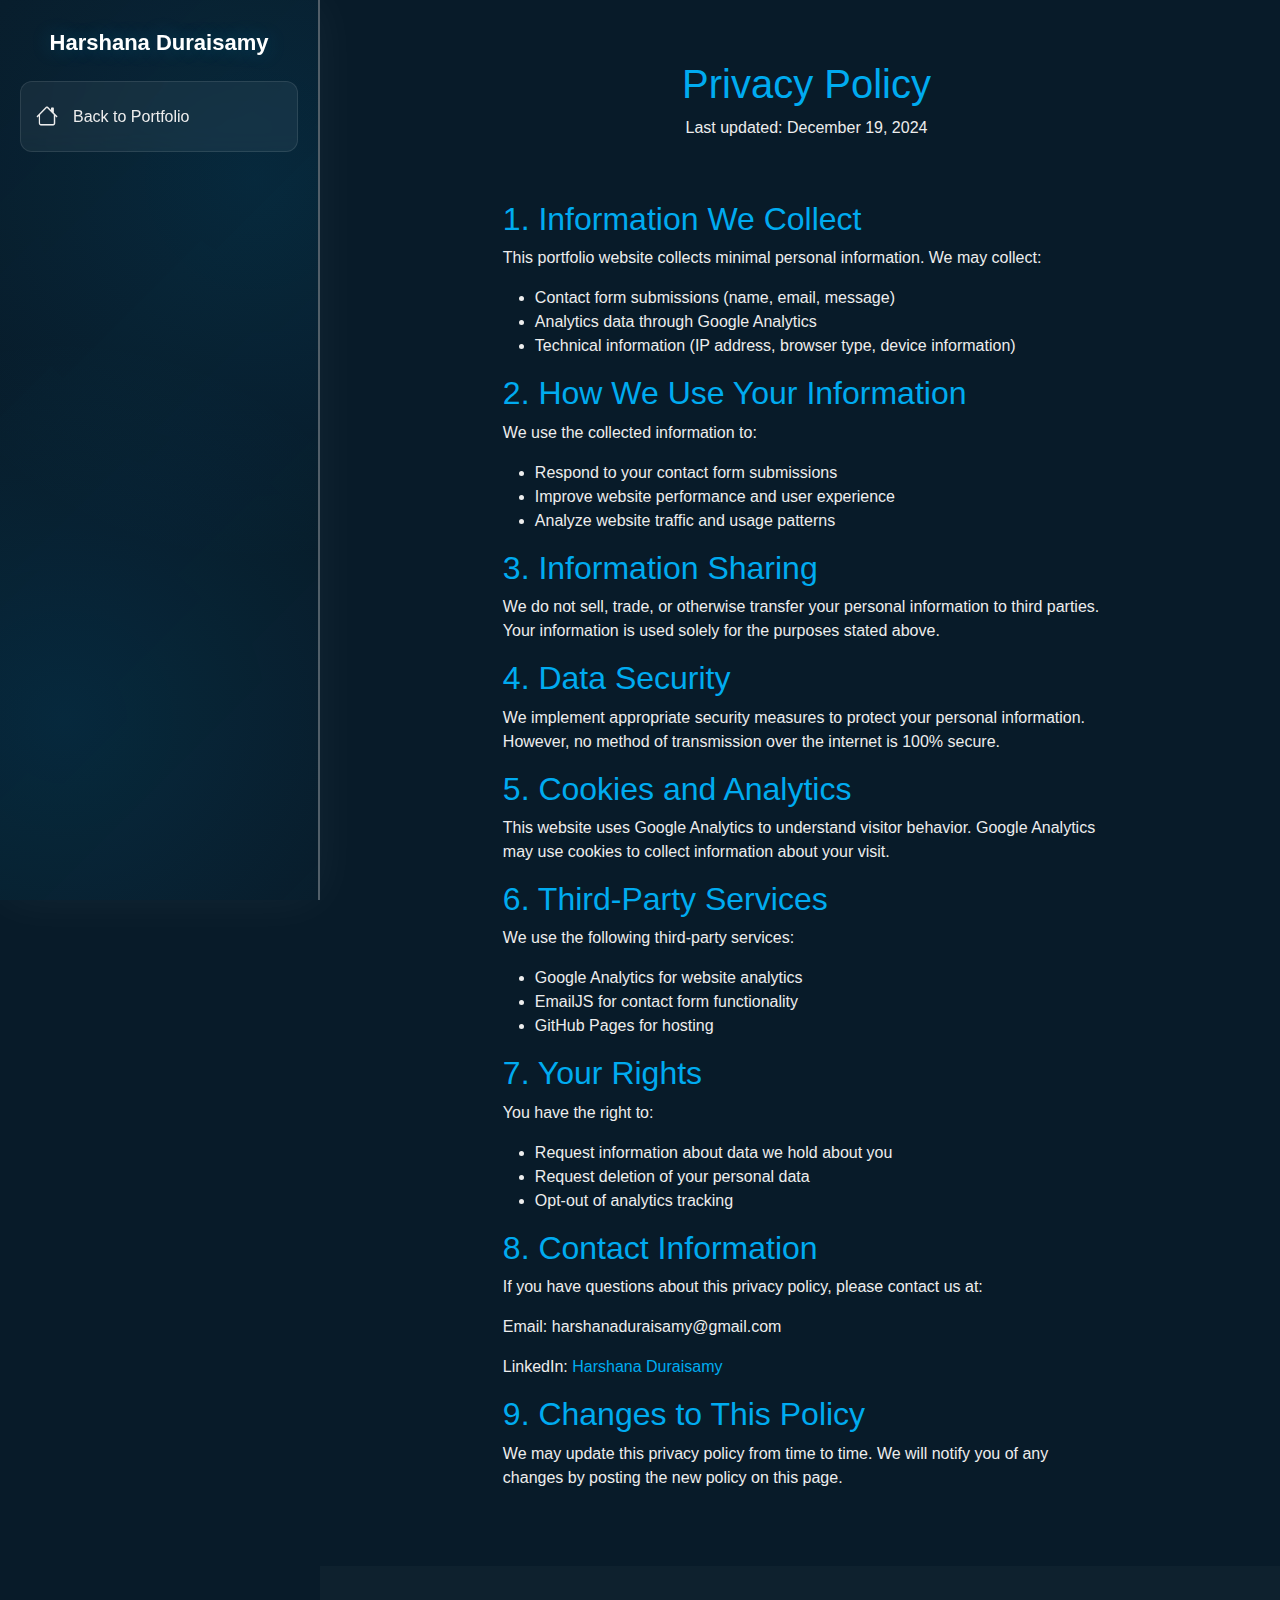
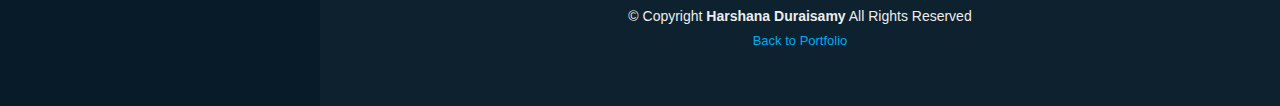
<file: privacy-policy.html>
<!DOCTYPE html>
<html lang="en">
<head>
  <meta charset="utf-8">
  <meta content="width=device-width, initial-scale=1.0" name="viewport">
  <title>Privacy Policy - Harshana Duraisamy Portfolio</title>
  <meta content="Privacy Policy for Harshana Duraisamy's portfolio website. Learn how we collect, use, and protect your information." name="description">
  <meta content="privacy policy, data protection, portfolio website, Harshana Duraisamy" name="keywords">
  
  <!-- Favicons -->
  <link href="assets/img/favicon.png" rel="icon" type="image/png">
  <link href="assets/img/apple-touch-icon.png" rel="apple-touch-icon">
  
  <!-- Bootstrap CSS -->
  <link href="assets/vendor/bootstrap/css/bootstrap.min.css" rel="stylesheet">
  <link href="assets/vendor/bootstrap-icons/bootstrap-icons.css" rel="stylesheet">
  
  <!-- Main CSS File -->
  <link href="assets/css/main.css" rel="stylesheet">
  
  <!-- Canonical URL -->
  <link rel="canonical" href="https://harshanad03.github.io/harshanad/privacy-policy.html">
</head>

<body>
  <header id="header" class="header d-flex flex-column">
    <a href="index.html" class="logo d-flex align-items-center justify-content-center">
      <h1 class="sitename">Harshana Duraisamy</h1>
    </a>
    <nav id="navmenu" class="navmenu">
      <ul>
        <li><a href="index.html"><i class="bi bi-house navicon"></i>Back to Portfolio</a></li>
      </ul>
    </nav>
  </header>

  <main class="main">
    <section class="section">
      <div class="container">
        <div class="row justify-content-center">
          <div class="col-lg-8">
            <div class="section-title text-center">
              <h1>Privacy Policy</h1>
              <p>Last updated: December 19, 2024</p>
            </div>
            
            <div class="content">
              <h2>1. Information We Collect</h2>
              <p>This portfolio website collects minimal personal information. We may collect:</p>
              <ul>
                <li>Contact form submissions (name, email, message)</li>
                <li>Analytics data through Google Analytics</li>
                <li>Technical information (IP address, browser type, device information)</li>
              </ul>
              
              <h2>2. How We Use Your Information</h2>
              <p>We use the collected information to:</p>
              <ul>
                <li>Respond to your contact form submissions</li>
                <li>Improve website performance and user experience</li>
                <li>Analyze website traffic and usage patterns</li>
              </ul>
              
              <h2>3. Information Sharing</h2>
              <p>We do not sell, trade, or otherwise transfer your personal information to third parties. Your information is used solely for the purposes stated above.</p>
              
              <h2>4. Data Security</h2>
              <p>We implement appropriate security measures to protect your personal information. However, no method of transmission over the internet is 100% secure.</p>
              
              <h2>5. Cookies and Analytics</h2>
              <p>This website uses Google Analytics to understand visitor behavior. Google Analytics may use cookies to collect information about your visit.</p>
              
              <h2>6. Third-Party Services</h2>
              <p>We use the following third-party services:</p>
              <ul>
                <li>Google Analytics for website analytics</li>
                <li>EmailJS for contact form functionality</li>
                <li>GitHub Pages for hosting</li>
              </ul>
              
              <h2>7. Your Rights</h2>
              <p>You have the right to:</p>
              <ul>
                <li>Request information about data we hold about you</li>
                <li>Request deletion of your personal data</li>
                <li>Opt-out of analytics tracking</li>
              </ul>
              
              <h2>8. Contact Information</h2>
              <p>If you have questions about this privacy policy, please contact us at:</p>
              <p>Email: harshanaduraisamy@gmail.com</p>
              <p>LinkedIn: <a href="https://www.linkedin.com/in/harshana-duraisamy-04335b24a/" target="_blank">Harshana Duraisamy</a></p>
              
              <h2>9. Changes to This Policy</h2>
              <p>We may update this privacy policy from time to time. We will notify you of any changes by posting the new policy on this page.</p>
            </div>
          </div>
        </div>
      </div>
    </section>
  </main>

  <footer id="footer" class="footer">
    <div class="container text-center">
      <div class="copyright">
        <p>© <span>Copyright</span> <strong>Harshana Duraisamy</strong> <span>All Rights Reserved</span></p>
      </div>
      <div class="credits">
        <p><a href="index.html">Back to Portfolio</a></p>
      </div>
    </div>
  </footer>

  <!-- Bootstrap JS -->
  <script src="assets/vendor/bootstrap/js/bootstrap.bundle.min.js"></script>
</body>
</html>
</file>
<file: assets/css/main.css>
/**
* Template Name: iPortfolio
* Template URL: https://bootstrapmade.com/iportfolio-bootstrap-portfolio-websites-template/
* Updated: Jun 14 2024 with Bootstrap v5.3.3
* Author: BootstrapMade.com
* License: https://bootstrapmade.com/license/
*/

/*--------------------------------------------------------------
# Font & Color Variables
# Help: https://bootstrapmade.com/color-system/

--------------------------------------------------------------*/
/* Fonts */
:root {
  --default-font: "Poppins",  sans-serif;
  --heading-font: "Raleway",  sans-serif;
  
  --nav-font: "Poppins",  sans-serif;
}

/* Global Colors - The following color variables are used throughout the website. Updating them here will change the color scheme of the entire website */
:root { 
  --background-color: #081b29; /* Background color for the entire website, including individual sections */
  --default-color: #ededed; /* Default color used for the majority of the text content across the entire website */
  --heading-color: #00abf0; /* Color for headings, subheadings and title throughout the website */
  --accent-color: #00abf0; /* Accent color that represents your brand on the website. It's used for buttons, links, and other elements that need to stand out */
  --contrast-color: #ffffff; /* The contrast color is used for elements when the background color is one of the heading, accent, or default colors. Its purpose is to ensure proper contrast and readability when placed over these more dominant colors */
}

/* Nav Menu Colors - The following color variables are used specifically for the navigation menu. They are separate from the global colors to allow for more customization options */
:root {
  --nav-color: #ededed;  /* The default color of the main navmenu links */
  --nav-hover-color: #ffffff; /* Applied to main navmenu links when they are hovered over or active */
  --nav-dropdown-background-color: #ffffff; /* Used as the background color for dropdown items that appear when hovering over primary navigation items */
  --nav-dropdown-color: #212529; /* Used for navigation links of the dropdown items in the navigation menu. */
  --nav-dropdown-hover-color: #149ddd; /* Similar to --nav-hover-color, this color is applied to dropdown navigation links when they are hovered over. */
}

/* Template Custom Colors */
:root {
  --header-background-color: #081b29;
  --header-color: #ffffff;
}

/* Smooth scroll */
:root {
  scroll-behavior: smooth;
}

/*--------------------------------------------------------------
# General
--------------------------------------------------------------*/
body {
  color: var(--default-color);
  background-color: var(--background-color);
  font-family: var(--default-font);
}

a {
  color: var(--accent-color);
  text-decoration: none;
  transition: 0.3s;
}

a:hover {
  color: color-mix(in srgb, var(--accent-color), transparent 25%);
  text-decoration: none;
}

h1,
h2,
h3,
h4,
h5,
h6 {
  color: var(--heading-color);
  font-family: var(--heading-font);
}

/*--------------------------------------------------------------
# Header
--------------------------------------------------------------*/
.header {
  --background-color: var(--header-background-color);
  --default-color: var(--header-color);
  --heading-color: var(--header-color);
  color: var(--default-color);
  background: linear-gradient(135deg, var(--header-background-color) 0%, color-mix(in srgb, var(--header-background-color) 90%, transparent 10%) 50%, color-mix(in srgb, var(--header-background-color) 85%, transparent 15%) 100%);
  backdrop-filter: blur(20px);
  -webkit-backdrop-filter: blur(20px);
  position: fixed;
  top: 0;
  left: 0;
  bottom: 0;
  padding: 30px 20px 0 20px;
  width: 320px;
  transition: all ease-in-out 0.4s;
  overflow-y: auto;
  z-index: 9999;
  border-right: 2px solid color-mix(in srgb, var(--default-color), transparent 70%);
  box-shadow: 0 0 50px color-mix(in srgb, var(--default-color), transparent 95%);
  animation: slideInFromLeft 0.8s ease-out;
}

@keyframes slideInFromLeft {
  0% {
    transform: translateX(-100%);
    opacity: 0;
  }
  100% {
    transform: translateX(0);
    opacity: 1;
  }
}

.header::before {
  content: '';
  position: absolute;
  top: 0;
  left: 0;
  right: 0;
  bottom: 0;
  background: radial-gradient(circle at 20% 80%, color-mix(in srgb, var(--accent-color), transparent 90%) 0%, transparent 50%),
              radial-gradient(circle at 80% 20%, color-mix(in srgb, var(--accent-color), transparent 90%) 0%, transparent 50%);
  pointer-events: none;
  z-index: -1;
}

.header .profile-img img {
  margin: 15px auto;
  display: block;
  width: 120px;
  border: 8px solid color-mix(in srgb, var(--default-color), transparent 85%);
}

.header .logo {
  line-height: 1;
  margin-bottom: 25px;
  position: relative;
  animation: fadeInDown 1s ease-out 0.2s both;
}

@keyframes fadeInDown {
  0% {
    opacity: 0;
    transform: translateY(-30px);
  }
  100% {
    opacity: 1;
    transform: translateY(0);
  }
}

.header .logo img {
  max-height: 32px;
  margin-right: 8px;
}

.header .logo h1 {
  font-size: 22px;
  margin: 0;
  font-weight: 700;
  color: var(--heading-color);
  text-shadow: 0 0 20px color-mix(in srgb, var(--accent-color), transparent 70%);
  position: relative;
  transition: all 0.3s ease;
}

.header .logo h1::before {
  content: '';
  position: absolute;
  bottom: -5px;
  left: 0;
  width: 0;
  height: 2px;
  background: linear-gradient(90deg, var(--accent-color), color-mix(in srgb, var(--accent-color), transparent 70%));
  transition: width 0.3s ease;
}

.header .logo:hover h1::before {
  width: 100%;
}

.header .social-links {
  margin: 0 0 30px 0;
  animation: fadeInUp 1s ease-out 0.4s both;
}

@keyframes fadeInUp {
  0% {
    opacity: 0;
    transform: translateY(30px);
  }
  100% {
    opacity: 1;
    transform: translateY(0);
  }
}

.header .social-links a {
  font-size: 18px;
  display: inline-flex;
  align-items: center;
  justify-content: center;
  background: color-mix(in srgb, var(--default-color), transparent 90%);
  color: var(--default-color);
  margin: 0 8px;
  border-radius: 50%;
  text-align: center;
  width: 45px;
  height: 45px;
  transition: all 0.3s ease;
  position: relative;
  overflow: hidden;
  backdrop-filter: blur(10px);
  border: 1px solid color-mix(in srgb, var(--default-color), transparent 80%);
}

.header .social-links a::before {
  content: '';
  position: absolute;
  top: 0;
  left: -100%;
  width: 100%;
  height: 100%;
  background: linear-gradient(90deg, transparent, color-mix(in srgb, var(--default-color), transparent 80%), transparent);
  transition: left 0.5s ease;
}

.header .social-links a:hover::before {
  left: 100%;
}

.header .social-links a:hover {
  color: var(--contrast-color);
  background: var(--accent-color);
  transform: translateY(-3px) scale(1.1);
  box-shadow: 0 10px 25px color-mix(in srgb, var(--accent-color), transparent 60%);
}

.header .social-links a:nth-child(1):hover {
  background: linear-gradient(135deg, #b346db, #bb32d6);
}

.header .social-links a:nth-child(2):hover {
  background: linear-gradient(135deg, #e25050, #e25050);
}

.header .social-links a:nth-child(3):hover {
  background: linear-gradient(135deg,#71c1ed, #6ed0f4);
}

@media (min-width: 1200px) {
  /* Hide hamburger button on desktop */
  .header-toggle {
    display: none !important;
    opacity: 0 !important;
    visibility: hidden !important;
  }

  .header~main,
  .header~#footer {
    margin-left: 320px;
  }
}

@media (max-width: 1199px) {
  .header {
    left: -100%; /* Hidden by default */
    width: 280px;
    transition: all 0.4s cubic-bezier(0.4, 0, 0.2, 1);
  }
  
  /* Show sidebar when toggled */
  .header.header-show {
    left: 0;
    animation: slideInFromLeft 0.3s ease-out;
  }
  
  /* Slide animation for sidebar */
  @keyframes slideInFromLeft {
    0% {
      left: -100%;
      opacity: 0.8;
    }
    100% {
      left: 0;
      opacity: 1;
    }
  }
  
  /* Hamburger button positioned independently of header */
  .header-toggle {
    display: flex !important;
    opacity: 1 !important;
    visibility: visible !important;
    position: fixed !important;
    z-index: 10000 !important;
    /* Position relative to viewport, not header */
    top: 20px !important;
    right: 20px !important; /* Changed to right side to avoid left positioning issues */
    width: 50px !important;
    height: 50px !important;
    background: linear-gradient(135deg, #00abf0 0%, #0099cc 100%) !important;
    color: #ffffff !important;
    border-radius: 50% !important;
    box-shadow: 0 5px 20px rgba(0, 171, 240, 0.4) !important;
    border: 2px solid rgba(255, 255, 255, 0.3) !important;
    align-items: center !important;
    justify-content: center !important;
    font-size: 24px !important;
    cursor: pointer !important;
    transition: all 0.3s ease !important;
    /* Remove header's transform effects */
    transform: none !important;
    /* Override any display: none */
    display: flex !important;
  }
  
  /* Main content takes full width when sidebar is hidden */
  .main,
  #footer {
    margin-left: 0;
  }
}

@media (max-width: 768px) {
  .header {
    width: 260px;
    left: -100%; /* Hidden by default */
  }
  

  
  /* Main content takes full width when sidebar is hidden */
  .main,
  #footer {
    margin-left: 0;
  }
}

/* Show hamburger button for ALL views except laptop and desktop */
/* Responsive hamburger sizing removed */

/* Hamburger button media queries removed */

/* Hamburger button visibility rules removed */

/* All hamburger button CSS removed */



/* Mobile Navigation Overlay */
.mobile-nav-overlay {
  position: fixed;
  top: 0;
  left: 0;
  width: 100%;
  height: 100%;
  background: rgba(0, 0, 0, 0.7);
  backdrop-filter: blur(5px);
  z-index: 9998;
  opacity: 0;
  visibility: hidden;
  transition: all 0.3s ease;
  pointer-events: none; /* Allow clicks to pass through when hidden */
}

.mobile-nav-overlay.active {
  opacity: 1;
  visibility: visible;
  pointer-events: auto; /* Enable clicks when overlay is active */
}

.header-toggle {
  color: #ffffff;
  background: linear-gradient(135deg, #00abf0 0%, #0099cc 100%);
  font-size: 24px;
  display: flex; /* Always visible by default */
  align-items: center;
  justify-content: center;
  width: 50px;
  height: 50px;
  border-radius: 50%;
  cursor: pointer;
  position: fixed;
  top: 20px;
  right: 20px; /* Changed to right side */
  z-index: 10000;
  transition: all 0.3s cubic-bezier(0.4, 0, 0.2, 1);
  box-shadow: 0 5px 20px rgba(0, 171, 240, 0.4);
  animation: pulse 2s infinite;
  border: 2px solid rgba(255, 255, 255, 0.3);
  backdrop-filter: blur(10px);
  user-select: none;
  -webkit-tap-highlight-color: transparent;
  touch-action: manipulation;
  opacity: 1;
  visibility: visible;
  transform: none; /* Prevent any transform inheritance */
}

@keyframes pulse {
  0%, 100% {
    transform: scale(1);
    box-shadow: 0 5px 20px rgba(0, 171, 240, 0.4);
  }
  50% {
    transform: scale(1.05);
    box-shadow: 0 8px 25px rgba(255, 107, 53, 0.6);
  }
}

.header-toggle:hover {
  color: #ffffff;
  background: linear-gradient(135deg, #0088cc 0%, #006699 100%);
  transform: scale(1.1) rotate(90deg);
  box-shadow: 0 10px 30px rgba(0, 136, 204, 0.6);
}

/* Responsive hover effects removed */

.header-toggle.bi-x {
  transform: rotate(180deg);
  background: linear-gradient(135deg, #0088cc 0%, #006699 100%);
}

.header-toggle.bi-x:hover {
  transform: scale(1.1) rotate(270deg);
}

/*--------------------------------------------------------------
# Navigation Menu
--------------------------------------------------------------*/
.mobile-nav-toggle {
  display: none;
}

.navmenu {
  padding: 0;
  z-index: 9997;
  animation: fadeInUp 1s ease-out 0.6s both;
}

.navmenu ul {
  list-style: none;
  padding: 0 0 20px 0;
  margin: 0;
}

.navmenu a,
.navmenu a:focus {
  color: var(--nav-color);
  padding: 18px 15px;
  font-family: var(--nav-font);
  font-size: 16px;
  font-weight: 500;
  display: flex;
  align-items: center;
  white-space: nowrap;
  transition: all 0.3s ease;
  width: 100%;
  border-radius: 12px;
  margin-bottom: 8px;
  position: relative;
  overflow: hidden;
  background: color-mix(in srgb, var(--default-color), transparent 95%);
  backdrop-filter: blur(10px);
  border: 1px solid color-mix(in srgb, var(--default-color), transparent 90%);
}

.navmenu a::before {
  content: '';
  position: absolute;
  top: 0;
  left: -100%;
  width: 100%;
  height: 100%;
  background: linear-gradient(90deg, transparent, color-mix(in srgb, var(--accent-color), transparent 80%), transparent);
  transition: left 0.5s ease;
}

.navmenu a:hover::before {
  left: 100%;
}

.navmenu a .navicon,
.navmenu a:focus .navicon {
  font-size: 22px;
  margin-right: 15px;
  transition: all 0.3s ease;
  position: relative;
}

.navmenu a .navicon::after {
  content: '';
  position: absolute;
  top: 50%;
  left: 50%;
  width: 0;
  height: 0;
  background: radial-gradient(circle, color-mix(in srgb, var(--accent-color), transparent 70%) 0%, transparent 70%);
  border-radius: 50%;
  transform: translate(-50%, -50%);
  transition: all 0.3s ease;
}

.navmenu a:hover .navicon::after,
.navmenu .active .navicon::after {
  width: 40px;
  height: 40px;
}

.navmenu a .toggle-dropdown,
.navmenu a:focus .toggle-dropdown {
  font-size: 14px;
  line-height: 0;
  margin-left: auto;
  width: 35px;
  height: 35px;
  display: flex;
  align-items: center;
  justify-content: center;
  border-radius: 50%;
  transition: all 0.3s ease;
  flex-shrink: 0;
  background: color-mix(in srgb, var(--accent-color), transparent 80%);
  border: 1px solid color-mix(in srgb, var(--accent-color), transparent 70%);
}

.navmenu a .toggle-dropdown:hover,
.navmenu a:focus .toggle-dropdown:hover {
  background: var(--accent-color);
  color: var(--contrast-color);
  transform: scale(1.1);
}

.navmenu a:hover,
.navmenu .active,
.navmenu .active:focus {
  color: var(--nav-hover-color);
  background: color-mix(in srgb, var(--accent-color), transparent 90%);
  transform: translateX(5px);
  box-shadow: 0 5px 15px color-mix(in srgb, var(--accent-color), transparent 60%);
}

.navmenu a:hover .navicon,
.navmenu .active .navicon,
.navmenu .active:focus .navicon {
  color: var(--accent-color);
  transform: scale(1.1) rotate(5deg);
}

.navmenu .active .toggle-dropdown,
.navmenu .active:focus .toggle-dropdown {
  background: var(--accent-color);
  color: var(--contrast-color);
  transform: rotate(180deg) scale(1.1);
}

.navmenu .dropdown {
  display: block;
}

.navmenu .dropdown a,
.navmenu .dropdown a:focus {
  color: var(--nav-dropdown-color);
}

.navmenu .dropdown a:hover,
.navmenu .dropdown .active,
.navmenu .dropdown .active:focus {
  color: var(--nav-dropdown-hover-color);
}

.navmenu .dropdown ul {
  position: static;
  display: none;
  z-index: 99;
  padding: 10px 15px;
  margin: 10px 15px;
  background: color-mix(in srgb, var(--header-background-color), transparent 80%);
  backdrop-filter: blur(15px);
  border: 1px solid color-mix(in srgb, var(--accent-color), transparent 70%);
  border-radius: 12px;
  box-shadow: 0 10px 30px rgba(0, 0, 0, 0.3);
  transition: all 0.5s ease-in-out;
}

.navmenu .dropdown ul ul {
  background: color-mix(in srgb, var(--header-background-color), transparent 85%);
}

.navmenu .dropdown>.dropdown-active {
  display: block;
  background: color-mix(in srgb, var(--accent-color), transparent 90%);
  animation: slideInDown 0.3s ease-out;
}

@keyframes slideInDown {
  0% {
    opacity: 0;
    transform: translateY(-10px);
  }
  100% {
    opacity: 1;
    transform: translateY(0);
  }
}

/*--------------------------------------------------------------
# Global Footer
--------------------------------------------------------------*/
.footer {
  --background-color: color-mix(in srgb, var(--default-color), transparent 97%);
  color: var(--default-color);
  background-color: var(--background-color);
  font-size: 14px;
  padding: 40px 0;
  position: relative;
}

.footer .copyright p {
  margin-bottom: 0;
}

.footer .credits {
  margin-top: 4px;
  font-size: 13px;
  text-align: center;
}

/*--------------------------------------------------------------
# Preloader
--------------------------------------------------------------*/
#preloader {
  position: fixed;
  inset: 0;
  z-index: 999999;
  overflow: hidden;
  background: var(--background-color);
  transition: all 0.6s ease-out;
}

#preloader:before {
  content: "";
  position: fixed;
  top: calc(50% - 30px);
  left: calc(50% - 30px);
  border: 6px solid #ffffff;
  border-color: var(--accent-color) transparent var(--accent-color) transparent;
  border-radius: 50%;
  width: 60px;
  height: 60px;
  animation: animate-preloader 1.5s linear infinite;
}

@keyframes animate-preloader {
  0% {
    transform: rotate(0deg);
  }

  100% {
    transform: rotate(360deg);
  }
}

/*--------------------------------------------------------------
# Scroll Top Button
--------------------------------------------------------------*/
.scroll-top {
  position: fixed;
  visibility: hidden;
  opacity: 0;
  right: 15px;
  bottom: -15px;
  z-index: 10000;
  background-color: var(--accent-color);
  width: 44px;
  height: 44px;
  border-radius: 50px;
  transition: all 0.4s;
}

.scroll-top i {
  font-size: 24px;
  color: var(--contrast-color);
  line-height: 0;
}

.scroll-top:hover {
  background-color: color-mix(in srgb, var(--accent-color), transparent 20%);
  color: var(--contrast-color);
}

.scroll-top.active {
  visibility: visible;
  opacity: 1;
  bottom: 15px;
}

/*--------------------------------------------------------------
# Disable aos animation delay on mobile devices
--------------------------------------------------------------*/
@media screen and (max-width: 768px) {
  [data-aos-delay] {
    transition-delay: 0 !important;
  }
}

/*--------------------------------------------------------------
# Global Page Titles & Breadcrumbs
--------------------------------------------------------------*/
.page-title {
  --background-color: color-mix(in srgb, var(--default-color), transparent 96%);
  color: var(--default-color);
  background-color: var(--background-color);
  padding: 25px 0;
  position: relative;
}

.page-title h1 {
  font-size: 24px;
  font-weight: 700;
}

.page-title .breadcrumbs ol {
  display: flex;
  flex-wrap: wrap;
  list-style: none;
  padding: 0;
  margin: 0;
  font-size: 14px;
  font-weight: 400;
}

.page-title .breadcrumbs ol li+li {
  padding-left: 10px;
}

.page-title .breadcrumbs ol li+li::before {
  content: "/";
  display: inline-block;
  padding-right: 10px;
  color: color-mix(in srgb, var(--default-color), transparent 70%);
}

/*--------------------------------------------------------------
# Global Sections
--------------------------------------------------------------*/
section,
.section {
  color: var(--default-color);
  background-color: var(--background-color);
  padding: 60px 0;
  overflow: clip;
}

/*--------------------------------------------------------------
# Global Section Titles
--------------------------------------------------------------*/
.section-title {
  padding-bottom: 60px;
  position: relative;
}

.section-title h2 {
  font-size: 32px;
  font-weight: 700;
  margin-bottom: 20px;
  padding-bottom: 20px;
  position: relative;
}

.section-title h2:after {
  content: "";
  position: absolute;
  display: block;
  width: 50px;
  height: 3px;
  background: var(--accent-color);
  left: 0;
  bottom: 0;
}

.section-title p {
  margin-bottom: 0;
}

/*--------------------------------------------------------------
# Hero Section
--------------------------------------------------------------*/
.hero {
  --default-color: #ffffff;
  --background-color: #000000;
  --heading-color: #ffffff;
  width: 100%;
  min-height: 100vh;
  position: relative;
  padding: 80px 0;
  display: flex;
  align-items: center;
  justify-content: center;
  overflow: hidden;
}

.hero img {
  position: absolute;
  inset: 0;
  display: block;
  width: 100%;
  height: 100%;
  object-fit: cover;
  z-index: 1;
}

.hero:before {
  content: "";
  background: color-mix(in srgb, var(--background-color), transparent 70%);
  position: absolute;
  inset: 0;
  z-index: 2;
}

/* Floating Particles Animation */
.hero::after {
  content: '';
  position: absolute;
  top: 0;
  left: 0;
  width: 100%;
  height: 100%;
  background-image: 
    radial-gradient(2px 2px at 20px 30px, rgba(0, 171, 240, 0.8), transparent),
    radial-gradient(2px 2px at 40px 70px, rgba(255, 255, 255, 0.6), transparent),
    radial-gradient(1px 1px at 90px 40px, rgba(0, 171, 240, 0.6), transparent),
    radial-gradient(1px 1px at 130px 80px, rgba(255, 255, 255, 0.4), transparent),
    radial-gradient(2px 2px at 160px 30px, rgba(0, 171, 240, 0.7), transparent);
  background-repeat: repeat;
  background-size: 200px 100px;
  animation: float-particles 20s linear infinite;
  z-index: 3;
}

@keyframes float-particles {
  0% {
    transform: translateY(0px) translateX(0px);
  }
  50% {
    transform: translateY(-20px) translateX(10px);
  }
  100% {
    transform: translateY(0px) translateX(0px);
  }
}

.hero .container {
  position: relative;
  z-index: 4;
  isolation: isolate;
  contain: layout style paint;
}

.hero h2 {
  margin: 0;
  font-size: 64px;
  font-weight: 700;
  animation: slideInFromTop 1s ease-out, glow-text 3s ease-in-out infinite alternate;
  text-shadow: 0 0 20px rgba(0, 171, 240, 0.5);
  position: relative;
  z-index: 4;
  overflow: hidden;
  white-space: nowrap;
  /* Prevent layout shifts */
  contain: layout style paint;
  transform: translateZ(0);
  backface-visibility: hidden;
}

@keyframes slideInFromTop {
  0% {
    opacity: 0;
    transform: translateY(-50px);
  }
  100% {
    opacity: 1;
    transform: translateY(0);
  }
}

@keyframes glow-text {
  0% {
    text-shadow: 0 0 20px rgba(0, 171, 240, 0.5);
  }
  100% {
    text-shadow: 0 0 30px rgba(0, 171, 240, 0.8), 0 0 40px rgba(0, 171, 240, 0.4);
  }
}

.hero p {
  margin: 5px 0 0 0;
  font-size: 26px;
  animation: slideInFromBottom 1s ease-out 0.3s both;
}

@keyframes slideInFromBottom {
  0% {
    opacity: 0;
    transform: translateY(30px);
  }
  100% {
    opacity: 1;
    transform: translateY(0);
  }
}

.hero p span {
  letter-spacing: 1px;
  border-bottom: 2px solid var(--accent-color);
  animation: border-glow 2s ease-in-out infinite alternate;
}

.hero p .typed {
  color: #00abf0;
  font-weight: 600;
}

@keyframes border-glow {
  0% {
    border-bottom-color: var(--accent-color);
    box-shadow: 0 2px 0 rgba(0, 171, 240, 0.3);
  }
  100% {
    border-bottom-color: #ffffff;
    box-shadow: 0 2px 0 rgba(255, 255, 255, 0.6);
  }
}

.hero .social-links {
  margin-top: 25px;
}

.hero .social-links a {
  font-size: 24px;
  display: inline-block;
  color: color-mix(in srgb, var(--default-color), transparent 50%);
  line-height: 1;
  margin-right: 20px;
  transition: 0.3s;
}

.hero .social-links a:hover {
  color: var(--accent-color);
}

/* Hero Social Links */
.hero-social-links {
  margin-top: 30px;
  display: flex;
  justify-content: center;
  gap: 20px;
  flex-wrap: wrap;
  animation: fadeInUp 1s ease-out 0.6s both;
}

@keyframes fadeInUp {
  0% {
    opacity: 0;
    transform: translateY(30px);
  }
  100% {
    opacity: 1;
    transform: translateY(0);
  }
}

.hero-social-link {
  display: flex;
  align-items: center;
  gap: 8px;
  padding: 12px 20px;
  background: rgba(255, 255, 255, 0.1);
  border: 1px solid rgba(255, 255, 255, 0.2);
  border-radius: 25px;
  color: var(--default-color);
  text-decoration: none;
  font-size: 16px;
  font-weight: 500;
  transition: all 0.3s ease;
  backdrop-filter: blur(10px);
  box-shadow: 0 4px 15px rgba(0, 0, 0, 0.1);
  animation: float 3s ease-in-out infinite;
}

.hero-social-link:nth-child(1) {
  animation-delay: 0s;
}

.hero-social-link:nth-child(2) {
  animation-delay: 0.5s;
}

.hero-social-link:nth-child(3) {
  animation-delay: 1s;
}

@keyframes float {
  0%, 100% {
    transform: translateY(0px);
  }
  50% {
    transform: translateY(-10px);
  }
}

.hero-social-link:hover {
  background: var(--accent-color);
  color: var(--contrast-color);
  transform: translateY(-3px) scale(1.05);
  box-shadow: 0 8px 25px rgba(0, 171, 240, 0.3);
  border-color: var(--accent-color);
  animation: pulse 0.6s ease-in-out;
}

@keyframes pulse {
  0% {
    transform: translateY(-3px) scale(1.05);
  }
  50% {
    transform: translateY(-3px) scale(1.1);
  }
  100% {
    transform: translateY(-3px) scale(1.05);
  }
}

.hero-social-link i {
  font-size: 20px;
  transition: all 0.3s ease;
}

.hero-social-link:hover i {
  transform: scale(1.1) rotate(360deg);
}

.hero-social-link span {
  font-weight: 600;
  letter-spacing: 0.5px;
}

/* Hero Resume Section */
.hero-resume-section {
  margin-top: 40px;
  margin-bottom: 30px;
  text-align: center;
  animation: fadeInUp 1s ease-out 0.9s both;
}

.hero-resume-section .resume1 {
  background: linear-gradient(135deg, var(--accent-color), rgba(0, 171, 240, 0.8));
  border: 2px solid rgba(255, 255, 255, 0.2);
  padding: 15px 35px;
  font-size: 18px;
  font-weight: 600;
  letter-spacing: 0.5px;
  transition: all 0.3s ease;
  backdrop-filter: blur(10px);
  box-shadow: 0 8px 25px rgba(0, 171, 240, 0.3);
  position: relative;
  overflow: hidden;
  animation: button-glow 2s ease-in-out infinite alternate;
}

@keyframes button-glow {
  0% {
    box-shadow: 0 8px 25px rgba(0, 171, 240, 0.3);
  }
  100% {
    box-shadow: 0 8px 35px rgba(0, 171, 240, 0.5), 0 0 20px rgba(0, 171, 240, 0.3);
  }
}

.hero-resume-section .resume1::before {
  content: '';
  position: absolute;
  top: 0;
  left: -100%;
  width: 100%;
  height: 100%;
  background: linear-gradient(90deg, transparent, rgba(255, 255, 255, 0.2), transparent);
  transition: left 0.5s ease;
}

.hero-resume-section .resume1:hover {
  transform: translateY(-3px) scale(1.05);
  box-shadow: 0 12px 35px rgba(0, 171, 240, 0.4);
  border-color: rgba(255, 255, 255, 0.4);
  animation: none;
}

.hero-resume-section .resume1:hover::before {
  left: 100%;
}

/* Floating Elements */
.hero::before {
  content: "";
  background: color-mix(in srgb, var(--background-color), transparent 70%);
  position: absolute;
  inset: 0;
  z-index: 2;
}

/* Add floating geometric shapes */
.hero::after {
  content: '';
  position: absolute;
  top: 0;
  left: 0;
  width: 100%;
  height: 100%;
  background-image: 
    radial-gradient(2px 2px at 20px 30px, rgba(0, 171, 240, 0.8), transparent),
    radial-gradient(2px 2px at 40px 70px, rgba(255, 255, 255, 0.6), transparent),
    radial-gradient(1px 1px at 90px 40px, rgba(0, 171, 240, 0.6), transparent),
    radial-gradient(1px 1px at 130px 80px, rgba(255, 255, 255, 0.4), transparent),
    radial-gradient(2px 2px at 160px 30px, rgba(0, 171, 240, 0.7), transparent),
    radial-gradient(3px 3px at 200px 60px, rgba(0, 171, 240, 0.5), transparent),
    radial-gradient(1px 1px at 250px 20px, rgba(255, 255, 255, 0.3), transparent),
    radial-gradient(2px 2px at 280px 80px, rgba(0, 171, 240, 0.6), transparent);
  background-repeat: repeat;
  background-size: 300px 150px;
  animation: float-particles 20s linear infinite;
  z-index: 3;
}

/* Enhanced particle animation */
@keyframes float-particles {
  0% {
    transform: translateY(0px) translateX(0px) rotate(0deg);
  }
  25% {
    transform: translateY(-15px) translateX(5px) rotate(90deg);
  }
  50% {
    transform: translateY(-25px) translateX(10px) rotate(180deg);
  }
  75% {
    transform: translateY(-15px) translateX(5px) rotate(270deg);
  }
  100% {
    transform: translateY(0px) translateX(0px) rotate(360deg);
  }
}

@media (max-width: 768px) {
  .hero h2 {
    font-size: 32px;
  }

  .hero p {
    font-size: 20px;
  }
  
  .hero-social-links {
    gap: 15px;
    margin-top: 25px;
  }
  
  .hero-social-link {
    padding: 10px 16px;
    font-size: 14px;
  }
  
  .hero-social-link i {
    font-size: 18px;
  }
  
  .hero-resume-section {
    margin-top: 30px;
    margin-bottom: 25px;
  }
  
  .hero-resume-section .resume1 {
    padding: 12px 28px;
    font-size: 16px;
  }
}

/*--------------------------------------------------------------
# About Section
--------------------------------------------------------------*/
.about {
  --background-color: color-mix(in srgb, var(--accent-color), transparent 95%);
  margin: 15px 15px 15px 15px;
  box-shadow: 0px 0px 20px color-mix(in srgb, var(--accent-color), transparent 20%);
  overflow: hidden;
  position: relative;
}

.about::before {
  content: '';
  position: absolute;
  top: 0;
  left: 0;
  right: 0;
  bottom: 0;
  background: linear-gradient(135deg, 
    color-mix(in srgb, var(--accent-color), transparent 98%) 0%,
    color-mix(in srgb, var(--accent-color), transparent 95%) 50%,
    color-mix(in srgb, var(--accent-color), transparent 97%) 100%);
  backdrop-filter: blur(10px);
  -webkit-backdrop-filter: blur(10px);
  z-index: -1;
}

.about .container {
  position: relative;
  z-index: 2;
  padding: 5px 5px;
}

/* About Content */
.about-content {
  animation: fadeInUp 1s ease-out 0.3s both;
}

.about-subtitle {
  font-size: 24px;
  font-weight: 700;
  color: var(--accent-color);
  margin-bottom: 10px;
  position: relative;
  text-transform: uppercase;
  letter-spacing: 1px;
  animation: slideInFromLeft 0.8s ease-out;
}

.about-subtitle::after {
  content: '';
  position: absolute;
  bottom: -8px;
  left: 0;
  width: 50px;
  height: 3px;
  background: linear-gradient(90deg, var(--accent-color), rgba(0, 171, 240, 0.6));
  border-radius: 2px;
  animation: expandWidth 0.8s ease-out 0.5s both;
}

@keyframes expandWidth {
  from { width: 0; }
  to { width: 50px; }
}

/* About Description */
.about-description {
  margin-bottom: 5px;
  animation: fadeInUp 1s ease-out 0.4s both;
}

.about-description p {
  font-size: 16px;
  line-height: 1.8;
  color: var(--default-color);
  text-align: justify;
  background: linear-gradient(135deg, 
    rgba(0, 171, 240, 0.08) 0%, 
    rgba(0, 171, 240, 0.03) 50%,
    rgba(0, 171, 240, 0.06) 100%);
  padding: 20px;
  border-radius: 20px; /* Reverted back to 20px as requested */
  border: 1px solid rgba(0, 171, 240, 0.2);
  border-left: 4px solid var(--accent-color);
  box-shadow: 
    0 8px 32px rgba(0, 171, 240, 0.15),
    inset 0 1px 0 rgba(255, 255, 255, 0.1),
    0 0 0 1px rgba(255, 255, 255, 0.05);
  backdrop-filter: blur(20px);
  -webkit-backdrop-filter: blur(20px);
  transition: all 0.4s cubic-bezier(0.4, 0, 0.2, 1);
  position: relative;
  overflow: hidden;
  isolation: isolate;
}

.about-description p::before {
  content: '';
  position: absolute;
  top: 0;
  left: -100%;
  width: 100%;
  height: 100%;
  background: linear-gradient(90deg, 
    transparent 0%, 
    rgba(255, 255, 255, 0.1) 25%,
    rgba(0, 171, 240, 0.2) 50%,
    rgba(255, 255, 255, 0.1) 75%,
    transparent 100%);
  transition: left 0.6s cubic-bezier(0.4, 0, 0.2, 1);
  z-index: -1;
}

.about-description p:hover::before {
  left: 100%;
}

.about-description p:hover {
  transform: translateY(-3px) scale(1.02);
  background: linear-gradient(135deg, 
    rgba(0, 171, 240, 0.12) 0%, 
    rgba(0, 171, 240, 0.06) 50%,
    rgba(0, 171, 240, 0.09) 100%);
  border-color: rgba(0, 171, 240, 0.3);
  box-shadow: 
    0 12px 40px rgba(0, 171, 240, 0.25),
    inset 0 1px 0 rgba(255, 255, 255, 0.15),
    0 0 0 1px rgba(255, 255, 255, 0.1),
    0 0 20px rgba(0, 171, 240, 0.1);
  backdrop-filter: blur(25px);
  -webkit-backdrop-filter: blur(25px);
}

/* Info Grid */
.about-info {
  margin-bottom: 40px;
  animation: fadeInUp 1s ease-out 0.5s both;
}

.info-grid {
  display: grid;
  grid-template-columns: repeat(auto-fit, minmax(250px, 1fr));
  gap: 20px;
}

.info-item {
  display: flex;
  align-items: center;
  background: linear-gradient(135deg, 
    color-mix(in srgb, var(--accent-color), transparent 8%) 0%, 
    color-mix(in srgb, var(--accent-color), transparent 3%) 100%);
  padding: 20px;
  border-radius: 12px;
  border: 1px solid color-mix(in srgb, var(--accent-color), transparent 15%);
  transition: all 0.3s ease;
  position: relative;
  overflow: hidden;
}

.info-item::before {
  content: '';
  position: absolute;
  top: 0;
  left: -100%;
  width: 100%;
  height: 100%;
  background: linear-gradient(90deg, transparent, color-mix(in srgb, var(--accent-color), transparent 15%), transparent);
  transition: left 0.5s ease;
}

.info-item:hover::before {
  left: 100%;
}

.info-item:hover {
  transform: translateX(5px) translateY(-2px);
  background: linear-gradient(135deg, 
    color-mix(in srgb, var(--accent-color), transparent 12%) 0%, 
    color-mix(in srgb, var(--accent-color), transparent 6%) 100%);
  border-color: color-mix(in srgb, var(--accent-color), transparent 25%);
  box-shadow: 0 6px 20px color-mix(in srgb, var(--accent-color), transparent 15%);
}

.info-item i {
  font-size: 24px;
  color: var(--accent-color);
  margin-right: 15px;
  background: color-mix(in srgb, var(--accent-color), transparent 15%);
  width: 50px;
  height: 50px;
  display: flex;
  align-items: center;
  justify-content: center;
  border-radius: 50%;
  transition: all 0.3s ease;
  flex-shrink: 0;
}

.info-item:hover i {
  background: var(--accent-color);
  color: var(--contrast-color);
  transform: scale(1.1) rotate(360deg);
  box-shadow: 0 0 20px color-mix(in srgb, var(--accent-color), transparent 40%);
}

.info-content {
  flex: 1;
}

.info-content strong {
  display: block;
  color: var(--accent-color);
  font-weight: 600;
  margin-bottom: 5px;
  font-size: 14px;
}

.info-content span {
  color: var(--default-color);
  font-size: 16px;
  font-weight: 500;
}

/* Skills Overview */
.about-skills {
  animation: fadeInUp 1s ease-out 0.6s both;
}

.skills-overview {
  display: grid;
  grid-template-columns: repeat(auto-fit, minmax(200px, 1fr));
  gap: 20px;
}

.skill-category-mini {
  background: linear-gradient(135deg, 
    color-mix(in srgb, var(--accent-color), transparent 6%) 0%, 
    color-mix(in srgb, var(--accent-color), transparent 2%) 100%);
  padding: 20px;
  border-radius: 12px;
  border: 1px solid color-mix(in srgb, var(--accent-color), transparent 12%);
  transition: all 0.3s ease;
  position: relative;
  overflow: hidden;
  text-align: center;
}

.skill-category-mini::before {
  content: '';
  position: absolute;
  top: 0;
  left: 0;
  right: 0;
  height: 3px;
  background: linear-gradient(90deg, var(--accent-color), rgba(0, 171, 240, 0.6), var(--accent-color));
  transform: scaleX(0);
  transition: transform 0.3s ease;
}

.skill-category-mini:hover::before {
  transform: scaleX(1);
}

.skill-category-mini:hover {
  transform: translateY(-3px);
  background: linear-gradient(135deg, 
    color-mix(in srgb, var(--accent-color), transparent 10%) 0%, 
    color-mix(in srgb, var(--accent-color), transparent 4%) 100%);
  border-color: color-mix(in srgb, var(--accent-color), transparent 20%);
  box-shadow: 0 8px 25px color-mix(in srgb, var(--accent-color), transparent 12%);
}

.skill-category-mini h4 {
  color: var(--accent-color);
  font-size: 18px;
  font-weight: 600;
  margin-bottom: 10px;
  text-transform: uppercase;
  letter-spacing: 0.5px;
}

.skill-category-mini p {
  color: var(--default-color);
  font-size: 14px;
  line-height: 1.6;
  margin: 0;
}

/* About Stats */
.about-stats {
  animation: fadeInUp 1s ease-out 0.7s both;
}

.stat-item {
  background: linear-gradient(135deg, 
    color-mix(in srgb, var(--accent-color), transparent 8%) 0%, 
    color-mix(in srgb, var(--accent-color), transparent 3%) 100%);
  padding: 25px;
  border-radius: 15px;
  border: 1px solid color-mix(in srgb, var(--accent-color), transparent 15%);
  margin-bottom: 20px;
  transition: all 0.3s ease;
  position: relative;
  overflow: hidden;
  text-align: center;
}

.stat-item::before {
  content: '';
  position: absolute;
  top: 0;
  left: -100%;
  width: 100%;
  height: 100%;
  background: linear-gradient(90deg, transparent, color-mix(in srgb, var(--accent-color), transparent 10%), transparent);
  transition: left 0.6s ease;
}

.stat-item:hover::before {
  left: 100%;
}

.stat-item:hover {
  transform: translateY(-5px) scale(1.02);
  background: linear-gradient(135deg, 
    color-mix(in srgb, var(--accent-color), transparent 12%) 0%, 
    color-mix(in srgb, var(--accent-color), transparent 6%) 100%);
  border-color: color-mix(in srgb, var(--accent-color), transparent 25%);
  box-shadow: 0 10px 30px color-mix(in srgb, var(--accent-color), transparent 15%);
}

.stat-icon {
  margin-bottom: 15px;
}

.stat-icon i {
  font-size: 40px;
  color: var(--accent-color);
  background: color-mix(in srgb, var(--accent-color), transparent 15%);
  width: 80px;
  height: 80px;
  display: flex;
  align-items: center;
  justify-content: center;
  border-radius: 50%;
  margin: 0 auto;
  transition: all 0.3s ease;
}

.stat-item:hover .stat-icon i {
  background: var(--accent-color);
  color: var(--contrast-color);
  transform: scale(1.1) rotate(360deg);
  box-shadow: 0 0 30px color-mix(in srgb, var(--accent-color), transparent 40%);
}

.stat-content h4 {
  color: var(--accent-color);
  font-size: 18px;
  font-weight: 600;
  margin-bottom: 10px;
  text-transform: uppercase;
  letter-spacing: 0.5px;
}

.stat-number {
  display: block;
  font-size: 32px;
  font-weight: 700;
  color: var(--accent-color);
  margin-bottom: 5px;
  text-shadow: 0 0 10px color-mix(in srgb, var(--accent-color), transparent 30%);
}

.stat-content p {
  color: var(--default-color);
  font-size: 14px;
  margin: 0;
  opacity: 0.8;
}

/* Responsive Design */
@media (max-width: 768px) {
  .about .container {
    padding: 30px 20px;
  }
  
  .about-subtitle {
    font-size: 20px;
  }
  
  .about-description p {
    font-size: 15px;
    padding: 20px;
  }
  
  .info-grid {
    grid-template-columns: 1fr;
    gap: 15px;
  }
  
  .info-item {
    padding: 15px;
  }
  
  .info-item i {
    width: 40px;
    height: 40px;
    font-size: 20px;
  }
  
  .skills-overview {
    grid-template-columns: 1fr;
    gap: 15px;
  }
  
  .skill-category-mini {
    padding: 15px;
  }
  
  .stat-item {
    padding: 20px;
  }
  
  .stat-icon i {
    width: 60px;
    height: 60px;
    font-size: 30px;
  }
  
  .stat-number {
    font-size: 28px;
  }
}

@media (max-width: 576px) {
  .about .container {
    padding: 25px 15px;
  }
  
  .about-subtitle {
    font-size: 18px;
  }
  
  .about-description p {
    font-size: 14px;
    padding: 15px;
  }
  
  .info-content strong {
    font-size: 13px;
  }
  
  .info-content span {
    font-size: 14px;
  }
  
  .skill-category-mini h4 {
    font-size: 16px;
  }
  
  .skill-category-mini p {
    font-size: 13px;
  }
  
  .stat-content h4 {
    font-size: 16px;
  }
  
  .stat-number {
    font-size: 24px;
  }
  
  .stat-content p {
    font-size: 13px;
  }
}

/*--------------------------------------------------------------
# Stats Section
--------------------------------------------------------------*/
.stats .stats-item {
  padding: 30px;
  width: 100%;
}

.stats .stats-item i {
  color: var(--accent-color);
  display: block;
  font-size: 44px;
  float: left;
  line-height: 0;
}

.stats .stats-item .purecounter {
  color: var(--heading-color);
  font-size: 48px;
  line-height: 40px;
  display: block;
  font-weight: 700;
  margin-left: 60px;
}

.stats .stats-item p {
  color: color-mix(in srgb, var(--default-color), transparent 40%);
  padding: 15px 0 0 0;
  margin: 0 0 0 60px;
  font-family: var(--heading-font);
  font-size: 14px;
}

/*--------------------------------------------------------------
# Skills Section
--------------------------------------------------------------*/
.skills {
  --background-color: color-mix(in srgb, var(--accent-color), transparent 95%);
  margin: 15px 15px 15px 15px;
  box-shadow: 0px 0px 20px color-mix(in srgb, var(--accent-color), transparent 20%);
  position: relative;
  overflow: hidden;
}

.skills::before {
  content: '';
  position: absolute;
  top: -50%;
  left: -50%;
  width: 200%;
  height: 200%;
  background: radial-gradient(circle at 20% 80%, rgba(0, 171, 240, 0.1) 0%, transparent 50%),
              radial-gradient(circle at 80% 20%, rgba(0, 171, 240, 0.1) 0%, transparent 50%);
  animation: floatBackground 20s ease-in-out infinite;
  pointer-events: none;
  z-index: 0;
}

.skills .container {
  position: relative;
  z-index: 1;
}

@keyframes floatBackground {
  0%, 100% {
    transform: translate(0, 0) rotate(0deg);
  }
  25% {
    transform: translate(-10px, -10px) rotate(1deg);
  }
  50% {
    transform: translate(10px, -5px) rotate(-1deg);
  }
  75% {
    transform: translate(-5px, 10px) rotate(0.5deg);
  }
}

.skills .progress {
  height: 60px;
  display: block;
  background: none;
  border-radius: 0;
  border-color: #f05400;
}

.skills .progress .skill {
  color: var(--heading-color);
  padding: 0;
  margin: 0 0 6px 0;
  text-transform: uppercase;
  display: block;
  font-weight: 600;
  font-family: var(--heading-font);
}

.skills .progress .skill .val {
  float: right;
  font-style: normal;
}

.skills .progress-bar-wrap {
  background: color-mix(in srgb, var(--default-color), transparent 90%);
  height: 10px;
}

.skills .progress-bar {
  width: 1px;
  height: 10px;
  transition: 0.9s;
  background-color: var(--accent-color);
}

/* New Skill Container Styles */
.skill-container {
  background: linear-gradient(135deg, rgba(0, 171, 240, 0.1) 0%, rgba(0, 171, 240, 0.05) 100%);
  border: 1px solid rgba(0, 171, 240, 0.2);
  border-radius: 12px;
  padding: 15px;
  text-align: center;
  transition: all 0.4s cubic-bezier(0.4, 0, 0.2, 1);
  backdrop-filter: blur(10px);
  box-shadow: 0 4px 15px rgba(0, 171, 240, 0.1);
  position: relative;
  overflow: hidden;
  animation: skillFadeIn 0.6s ease-out forwards;
  opacity: 0;
  transform: translateY(30px);
}

.skill-container::before {
  content: '';
  position: absolute;
  top: 0;
  left: -100%;
  width: 100%;
  height: 100%;
  background: linear-gradient(90deg, transparent, rgba(255, 255, 255, 0.2), transparent);
  transition: left 0.5s ease;
}

.skill-container:hover::before {
  left: 100%;
}

.skill-container:hover {
  transform: translateY(-8px) scale(1.02);
  box-shadow: 0 12px 35px rgba(0, 171, 240, 0.3);
  border-color: rgba(0, 171, 240, 0.6);
  background: linear-gradient(135deg, rgba(0, 171, 240, 0.2) 0%, rgba(0, 171, 240, 0.1) 100%);
}

@keyframes skillFadeIn {
  0% {
    opacity: 0;
    transform: translateY(30px) scale(0.9);
  }
  100% {
    opacity: 1;
    transform: translateY(0) scale(1);
  }
}

/* Staggered animations for skill containers */
.skill-container:nth-child(1) { animation-delay: 0.1s; }
.skill-container:nth-child(2) { animation-delay: 0.2s; }
.skill-container:nth-child(3) { animation-delay: 0.3s; }
.skill-container:nth-child(4) { animation-delay: 0.4s; }
.skill-container:nth-child(5) { animation-delay: 0.5s; }
.skill-container:nth-child(6) { animation-delay: 0.6s; }
.skill-container:nth-child(7) { animation-delay: 0.7s; }
.skill-container:nth-child(8) { animation-delay: 0.8s; }

.skill-item {
  display: flex;
  align-items: center;
  justify-content: center;
  min-height: 60px;
  position: relative;
}

.skill-item span {
  font-size: 16px;
  font-weight: 600;
  color: var(--default-color);
  text-transform: uppercase;
  letter-spacing: 0.5px;
  transition: all 0.4s cubic-bezier(0.4, 0, 0.2, 1);
  position: relative;
  z-index: 2;
}

.skill-container:hover .skill-item span {
  color: var(--accent-color);
  transform: scale(1.1);
  text-shadow: 0 0 10px rgba(0, 171, 240, 0.5);
}

.skill-item::after {
  content: '';
  position: absolute;
  top: 50%;
  left: 50%;
  width: 0;
  height: 0;
  background: radial-gradient(circle, rgba(0, 171, 240, 0.2) 0%, transparent 70%);
  border-radius: 50%;
  transform: translate(-50%, -50%);
  transition: all 0.4s ease;
  z-index: 1;
}

.skill-container:hover .skill-item::after {
  width: 100px;
  height: 100px;
}

/* Skill Category Styles */
.skill-category {
  margin-bottom: 3rem;
}

.category-title {
  font-size: 1.2rem;
  font-weight: 700;
  color: #149ddd;
  margin-bottom: 1.5rem;
  text-align: left;
  position: relative;
  padding-bottom: 10px;
  text-transform: uppercase;
  letter-spacing: 1px;
  animation: categorySlideIn 0.8s ease-out forwards;
  opacity: 0;
  transform: translateX(-30px);
}

.category-title::after {
  content: '';
  position: absolute;
  bottom: 0;
  left: 0;
  width: 0;
  height: 3px;
  background: linear-gradient(90deg, var(--accent-color), rgba(255, 255, 255, 0.6));
  border-radius: 2px;
  animation: expandWidth 1s ease-out 0.5s forwards;
}

.category-title::before {
  content: '';
  position: absolute;
  bottom: 0;
  left: 0;
  width: 100px;
  height: 1px;
  background: rgba(0, 171, 240, 0.2);
  animation: fadeInLine 1s ease-out 0.3s forwards;
  opacity: 0;
}

@keyframes categorySlideIn {
  0% {
    opacity: 0;
    transform: translateX(-30px);
  }
  100% {
    opacity: 1;
    transform: translateX(0);
  }
}

@keyframes expandWidth {
  0% {
    width: 0;
  }
  100% {
    width: 60px;
  }
}

@keyframes fadeInLine {
  0% {
    opacity: 0;
  }
  100% {
    opacity: 1;
  }
}



/*--------------------------------------------------------------
# Portfolio Section
--------------------------------------------------------------*/
.portfolio {
  --background-color: color-mix(in srgb, var(--accent-color), transparent 95%);
  margin: 15px 15px 15px 15px;
  box-shadow: 0px 0px 20px color-mix(in srgb, var(--accent-color
  
  
  ), transparent 20%);
}

.portfolio .portfolio-filters {
  padding: 0;
  margin: 0 auto 20px auto;
  list-style: none;
  text-align: center;
}

.portfolio .portfolio-filters li {
  cursor: pointer;
  display: inline-block;
  padding: 0;
  font-size: 14px;
  font-weight: 400;
  margin: 0 10px;
  line-height: 1;
  text-transform: uppercase;
  margin-bottom: 10px;
  transition: all 0.3s ease-in-out;
}

.portfolio .portfolio-filters li:hover,
.portfolio .portfolio-filters li.filter-active {
  color: var(--accent-color);
}

.portfolio .portfolio-filters li:first-child {
  margin-left: 0;
}

.portfolio .portfolio-filters li:last-child {
  margin-right: 0;
}

@media (max-width: 575px) {
  .portfolio .portfolio-filters li {
    font-size: 14px;
    margin: 0 5px;
  }
}

.portfolio .portfolio-content {
  position: relative;
  overflow: hidden;
}

.portfolio .portfolio-content img {
  transition: 0.3s;
}

.portfolio .portfolio-content .portfolio-info {
  opacity: 0;
  position: absolute;
  inset: 0;
  z-index: 3;
  transition: all ease-in-out 0.5s cubic-bezier(0.4, 0, 0.2, 1);
  background: linear-gradient(135deg, rgba(0, 0, 0, 0.9) 0%, rgba(0, 0, 0, 0.75) 100%);
  backdrop-filter: blur(12px);
  padding: 12px;
  display: flex;
  flex-direction: column;
  justify-content: space-between;
  align-items: center;
  text-align: center;
  transform: scale(0.9);
  border-radius: 8px;
  margin: 3px;
}

.portfolio .portfolio-content:hover .portfolio-info {
  opacity: 1;
  transform: scale(1);
}

.portfolio .portfolio-content .portfolio-info h4 {
  font-size: 14px;
  padding: 6px 12px;
  font-weight: 600;
  color: #ffffff;
  display: inline-block;
  background: linear-gradient(135deg, var(--accent-color) 0%, rgba(0, 171, 240, 0.9) 100%);
  border-radius: 15px;
  margin-bottom: 8px;
  box-shadow: 0 3px 10px rgba(0, 171, 240, 0.4);
  text-shadow: 0 1px 3px rgba(0, 0, 0, 0.3);
  transform: translateY(10px);
  opacity: 0;
  transition: all 0.4s ease 0.1s;
}

.portfolio .portfolio-content:hover .portfolio-info h4 {
  transform: translateY(0);
  opacity: 1;
}

.portfolio .portfolio-content .portfolio-info p {
  position: relative;
  bottom: auto;
  text-align: center;
  display: block;
  left: auto;
  right: auto;
  font-size: 11px;
  font-weight: 400;
  color: rgba(255, 255, 255, 0.9);
  line-height: 1.4;
  margin-bottom: 8px;
  max-width: 95%;
  transform: translateY(10px);
  opacity: 0;
  transition: all 0.4s ease 0.2s;
  flex-grow: 1;
  display: flex;
  align-items: center;
  justify-content: center;
}

.portfolio .portfolio-content:hover .portfolio-info p {
  transform: translateY(0);
  opacity: 1;
}

.portfolio .portfolio-content .portfolio-info .preview-link,
.portfolio .portfolio-content .portfolio-info .details-link {
  position: relative;
  left: auto;
  font-size: 16px;
  top: auto;
  color: #fff;
  transition: all 0.3s cubic-bezier(0.4, 0, 0.2, 1);
  line-height: 1.2;
  width: 35px;
  height: 35px;
  background: rgba(255, 255, 255, 0.15);
  border-radius: 50%;
  display: flex;
  align-items: center;
  justify-content: center;
  margin: 0 6px;
  border: 2px solid rgba(255, 255, 255, 0.3);
  backdrop-filter: blur(15px);
  transform: translateY(10px) scale(0.8);
  opacity: 0;
  transition: all 0.4s ease 0.3s;
}

.portfolio .portfolio-content:hover .portfolio-info .preview-link,
.portfolio .portfolio-content:hover .portfolio-info .details-link {
  transform: translateY(0) scale(1);
  opacity: 1;
}

.portfolio .portfolio-content .portfolio-info .preview-link:hover,
.portfolio .portfolio-content .portfolio-info .details-link:hover {
  color: #fff;
  background: linear-gradient(135deg, var(--accent-color) 0%, rgba(0, 171, 240, 0.9) 100%);
  transform: scale(1.1) rotate(3deg);
  box-shadow: 0 4px 15px rgba(0, 171, 240, 0.5);
  border-color: rgba(255, 255, 255, 0.6);
  animation: buttonPulse 0.6s ease;
}

.portfolio .portfolio-content .portfolio-info .details-link {
  left: auto;
  font-size: 16px;
  transition: all 0.4s ease 0.4s;
}

.portfolio .portfolio-content .portfolio-info .preview-link i,
.portfolio .portfolio-content .portfolio-info .details-link i {
  font-size: 14px;
  line-height: 0;
  transition: all 0.3s ease;
}

.portfolio .portfolio-content .portfolio-info .preview-link:hover i,
.portfolio .portfolio-content .portfolio-info .details-link:hover i {
  transform: scale(1.1);
}

/* Animation Keyframes */
@keyframes slideInUp {
  0% {
    transform: translateY(15px);
    opacity: 0;
  }
  100% {
    transform: translateY(0);
    opacity: 1;
  }
}

@keyframes buttonPulse {
  0% {
    transform: scale(1.1) rotate(3deg);
  }
  50% {
    transform: scale(1.15) rotate(0deg);
  }
  100% {
    transform: scale(1.1) rotate(3deg);
  }
}

/* Enhanced image hover effect */
.portfolio .portfolio-content img {
  transition: all 0.5s cubic-bezier(0.4, 0, 0.2, 1);
}

.portfolio .portfolio-content:hover img {
  transform: scale(1.02);
  filter: brightness(0.9);
}

/* Add a subtle glow effect to the entire portfolio item */
.portfolio .portfolio-content {
  transition: all 0.4s cubic-bezier(0.4, 0, 0.2, 1);
  border-radius: 8px;
  overflow: hidden;
  box-shadow: 0 4px 15px rgba(0, 0, 0, 0.1);
}

.portfolio .portfolio-content:hover {
  transform: translateY(-3px);
  box-shadow: 0 8px 25px rgba(0, 171, 240, 0.2);
}

/* Responsive animations */
@media (max-width: 768px) {
  .portfolio .portfolio-content .portfolio-info {
    padding: 8px;
    margin: 2px;
  }
  
  .portfolio .portfolio-content .portfolio-info h4 {
    font-size: 12px;
    padding: 4px 8px;
  }
  
  .portfolio .portfolio-content .portfolio-info p {
    font-size: 10px;
    max-width: 98%;
    margin-bottom: 6px;
  }
  
  .portfolio .portfolio-content .portfolio-info .preview-link,
  .portfolio .portfolio-content .portfolio-info .details-link {
    width: 30px;
    height: 30px;
    font-size: 14px;
    margin: 0 4px;
  }
}

/*--------------------------------------------------------------
# Services Section
--------------------------------------------------------------*/
.services .service-item {
  position: relative;
}

.services .service-item .icon {
  background: var(--accent-color);
  display: flex;
  align-items: center;
  justify-content: center;
  width: 54px;
  height: 54px;
  border-radius: 50%;
  transition: 0.5s;
  border: 1px solid var(--accent-color);
  margin-right: 20px;
}

.services .service-item .icon i {
  color: var(--contrast-color);
  font-size: 24px;
  line-height: 0;
}

.services .service-item:hover .icon {
  background: var(--contrast-color);
}

.services .service-item:hover .icon i {
  color: var(--accent-color);
}

.services .service-item .title {
  font-weight: 700;
  margin-bottom: 15px;
  font-size: 18px;
}

.services .service-item .title a {
  color: var(--heading-color);
}

.services .service-item .title a:hover {
  color: var(--accent-color);
}

.services .service-item .description {
  line-height: 24px;
  font-size: 14px;
}

/* Responsive styles for Services Section (Certifications/Achievements) */
@media (max-width: 768px) {
  .services .service-item {
    margin-bottom: 20px;
  }
  
  .services .service-item .icon {
    width: 45px;
    height: 45px;
    margin-right: 15px;
  }
  
  .services .service-item .icon i {
    font-size: 20px;
  }
  
  .services .service-item .title {
    font-size: 16px;
    margin-bottom: 12px;
  }
  
  .services .service-item .description {
    font-size: 13px;
    line-height: 1.5;
  }
}

@media (max-width: 576px) {
  .services .service-item {
    margin-bottom: 15px;
  }
  
  .services .service-item .icon {
    width: 40px;
    height: 40px;
    margin-right: 12px;
  }
  
  .services .service-item .icon i {
    font-size: 18px;
  }
  
  .services .service-item .title {
    font-size: 15px;
    margin-bottom: 10px;
  }
  
  .services .service-item .description {
    font-size: 12px;
    line-height: 1.4;
  }
  
  .services .section-title h2 {
    font-size: 24px;
  }
  
  .services .section-title p {
    font-size: 14px;
  }
}

/*--------------------------------------------------------------
# Testimonials Section
--------------------------------------------------------------*/
.testimonials {
  --background-color: color-mix(in srgb, var(--accent-color), transparent 95%);
  margin: 15px 15px 15px 15px;
  box-shadow: 0px 0px 20px color-mix(in srgb, var(--accent-color), transparent 10%);

}

.testimonials .testimonials-carousel,
.testimonials .testimonials-slider {
  overflow: hidden;
}

.testimonials .testimonial-item {
  box-sizing: content-box;
  text-align: center;
  min-height: 320px;
}

.testimonials .testimonial-item .testimonial-img {
  width: 90px;
  border-radius: 50%;
  margin: 0 auto;
}

.testimonials .testimonial-item h3 {
  font-size: 18px;
  font-weight: bold;
  margin: 10px 0 5px 0;
}

.testimonials .testimonial-item h4 {
  font-size: 14px;
  color: color-mix(in srgb, var(--default-color), transparent 20%);
  margin: 0;
}

.testimonials .testimonial-item .quote-icon-left,
.testimonials .testimonial-item .quote-icon-right {
  color: color-mix(in srgb, var(--accent-color), transparent 40%);
  font-size: 26px;
  line-height: 0;
}

.testimonials .testimonial-item .quote-icon-left {
  display: inline-block;
  left: -5px;
  position: relative;
}

.testimonials .testimonial-item .quote-icon-right {
  display: inline-block;
  right: -5px;
  position: relative;
  top: 10px;
  transform: scale(-1, -1);
}

.testimonials .testimonial-item p {
  font-style: italic;
  margin: 15px 15px 15px 15px;
  padding: 20px;
  background-color: var();
  position: relative;
  margin-bottom: 35px;
  border-radius: 3px;
  border-color: #00abf0;
  box-shadow: 0px 0px 20px color-mix(in srgb, var(--accent-color), transparent 70%);
  
}

.testimonials .testimonial-item p::after {
  content: "";
  width: 0;
  height: 0;
  border-top: 20px solid var(--accent-color);
  border-right: 20px solid transparent;
  border-left: 20px solid transparent;
  position: absolute;
  bottom: -20px;
  left: calc(50% - 20px);
}

.testimonials .swiper-wrapper {
  height: auto;
}

.testimonials .swiper-pagination {
  margin-top: 40px;
  position: relative;
}

.testimonials .swiper-pagination .swiper-pagination-bullet {
  width: 12px;
  height: 12px;
  background-color: var(--background-color);
  opacity: 1;
  border: 1px solid var(--accent-color);
}

.testimonials .swiper-pagination .swiper-pagination-bullet-active {
  background-color: var(--accent-color);
}

/*--------------------------------------------------------------
# Contact Section
--------------------------------------------------------------*/
.contact .info-wrap {
  box-shadow: 0px 0px 20px color-mix(in srgb, var(--accent-color), transparent 10%);
  padding: 30px;
}

@media (max-width: 575px) {
  .contact .info-wrap {
    padding: 20px;
  }
}

.contact .info-item {
  margin-bottom: 40px;
}

.contact .info-item i {
  font-size: 20px;
  color: #ffffff;
  background: color-mix(in srgb, var(--accent-color), transparent 70%);
  width: 44px;
  height: 44px;
  display: flex;
  justify-content: center;
  align-items: center;
  border-radius: 50px;
  transition: all 0.3s ease-in-out;
  margin-right: 15px;
}

.contact .info-item h3 {
  font-size: 20px;
  padding: 0;
  font-size: 18px;
  font-weight: 700;
  margin-bottom: 5px;
  color: #ffffff;
}

.contact .info-item p {
  padding: 0;
  margin-bottom: 0;
  font-size: 14px;
  color: #ffffff;
}

.contact .info-item:hover i {
  background: var(--accent-color);
  color: #ffffff;
}

.contact .php-email-form {
  height: 100%;
  padding: 30px;
  box-shadow: 0px 0px 20px color-mix(in srgb, var(--accent-color), transparent 20%);
}

@media (max-width: 575px) {
  .contact .php-email-form {
    padding: 20px;
  }
}

.contact .php-email-form .error-message {
  display: none;
  background: var(--background-color);
  color: #ffffff;
  text-align: left;
  padding: 15px;
  margin-bottom: 24px;
  font-weight: 600;
}

.contact .php-email-form .sent-message {
  display: none;
  color: #ffffff;
  background: var(--background-color);
  text-align: center;
  padding: 15px;
  margin-bottom: 24px;
  font-weight: 600;
}

.contact .php-email-form .loading {
  display: none;
  background: var(--background-color);
  text-align: center;
  padding: 15px;
  margin-bottom: 24px;
}

.contact .php-email-form .loading:before {
  content: "";
  display: inline-block;
  border-radius: 50%;
  width: 24px;
  height: 24px;
  margin: 0 10px -6px 0;
  border: 3px solid var(--accent-color);
  border-top-color: var(--background-color);
  animation: animate-loading 1s linear infinite;
}

.contact .php-email-form input[type=text],
.contact .php-email-form input[type=email],
.contact .php-email-form textarea {
  font-size: 14px;
  padding: 10px 15px;
  box-shadow: none;
  border-radius: 0;
  color: var(--default-color);
  background-color: color-mix(in srgb, var(--background-color), transparent 20%);
  border-color: color-mix(in srgb, var(--accent-color), transparent 20%);
}

.contact .php-email-form input[type=text]:focus,
.contact .php-email-form input[type=email]:focus,
.contact .php-email-form textarea:focus {
  border-color: var(--accent-color);
}

.contact .php-email-form input[type=text]::placeholder,
.contact .php-email-form input[type=email]::placeholder,
.contact .php-email-form textarea::placeholder {
  color: color-mix(in srgb, var(--default-color), transparent 70%);
}

.contact .php-email-form button[type=submit] {
  color: var(--contrast-color);
  background: var(--accent-color);
  border: 0;
  padding: 10px 30px;
  transition: 0.4s;
  border-radius: 50px;
}

.contact .php-email-form button[type=submit]:hover {
  background: color-mix(in srgb, var(--accent-color), transparent 25%);
}

@keyframes animate-loading {
  0% {
    transform: rotate(0deg);
  }

  100% {
    transform: rotate(360deg);
  }
}

/*--------------------------------------------------------------
# Portfolio Details Section
--------------------------------------------------------------*/
.portfolio-details .portfolio-details-slider img {
  width: 100%;
}

.portfolio-details .portfolio-details-slider .swiper-pagination {
  margin-top: 20px;
  position: relative;
}

.portfolio-details .portfolio-details-slider .swiper-pagination .swiper-pagination-bullet {
  width: 12px;
  height: 12px;
  background-color: color-mix(in srgb, var(--default-color), transparent 85%);
  opacity: 1;
}

.portfolio-details .portfolio-details-slider .swiper-pagination .swiper-pagination-bullet-active {
  background-color: var(--accent-color);
}

.portfolio-details .portfolio-info {
  padding: 30px;
  box-shadow: 0px 0 30px color-mix(in srgb, var(--default-color), transparent 90%);
}

.portfolio-details .portfolio-info h3 {
  font-size: 22px;
  font-weight: 700;
  margin-bottom: 20px;
  padding-bottom: 20px;
  border-bottom: 1px solid color-mix(in srgb, var(--default-color), transparent 85%);
}

.portfolio-details .portfolio-info ul {
  list-style: none;
  padding: 0;
  font-size: 15px;
}

.portfolio-details .portfolio-info ul li+li {
  margin-top: 10px;
}

.portfolio-details .portfolio-description {
  padding-top: 30px;
}

.portfolio-details .portfolio-description h2 {
  font-size: 26px;
  font-weight: 700;
  margin-bottom: 20px;
}

.portfolio-details .portfolio-description p {
  padding: 0;
  color: color-mix(in srgb, var(--default-color), transparent 30%);
}

/*--------------------------------------------------------------
# Service Details Section
--------------------------------------------------------------*/
.service-details .services-list {
  padding: 10px 30px;
  border: 1px solid color-mix(in srgb, var(--default-color), transparent 90%);
  margin-bottom: 20px;
}

.service-details .services-list a {
  display: block;
  line-height: 1;
  padding: 8px 0 8px 15px;
  border-left: 3px solid color-mix(in srgb, var(--default-color), transparent 70%);
  margin: 20px 0;
  color: color-mix(in srgb, var(--default-color), transparent 20%);
  transition: 0.3s;
}

.service-details .services-list a.active {
  color: var(--heading-color);
  font-weight: 700;
  border-color: var(--accent-color);
}

.service-details .services-list a:hover {
  border-color: var(--accent-color);
}

.service-details .services-img {
  margin-bottom: 20px;
}

.service-details h3 {
  font-size: 26px;
  font-weight: 700;
}

.service-details h4 {
  font-size: 20px;
  font-weight: 700;
}

.service-details p {
  font-size: 15px;
}

.service-details ul {
  list-style: none;
  padding: 0;
  font-size: 15px;
}

.service-details ul li {
  padding: 5px 0;
  display: flex;
  align-items: center;
}

.service-details ul i {
  font-size: 20px;
  margin-right: 8px;
  color: var(--accent-color);
}

/*--------------------------------------------------------------
# Starter Section Section
--------------------------------------------------------------*/

.resume1 {
  background-color: #00abf0; /* Green */
  border: none;
  border-radius: 30px;
  color: white;
  padding: 10px 30px;
  text-align: center;
  text-decoration: none;
  display: inline-block;
  font-size: 16px;
}
.resume1:hover{
  color: white;
}

/* Hero Resume Section */
.hero-resume-section {
  margin-top: 40px;
  margin-bottom: 30px;
  text-align: center;
}

.hero-resume-section .resume1 {
  background: linear-gradient(135deg, var(--accent-color), rgba(0, 171, 240, 0.8));
  border: 2px solid rgba(255, 255, 255, 0.2);
  padding: 15px 35px;
  font-size: 18px;
  font-weight: 600;
  letter-spacing: 0.5px;
  transition: all 0.3s ease;
  backdrop-filter: blur(10px);
  box-shadow: 0 8px 25px rgba(0, 171, 240, 0.3);
  position: relative;
  overflow: hidden;
}

.hero-resume-section .resume1::before {
  content: '';
  position: absolute;
  top: 0;
  left: -100%;
  width: 100%;
  height: 100%;
  background: linear-gradient(90deg, transparent, rgba(255, 255, 255, 0.2), transparent);
  transition: left 0.5s ease;
}

.hero-resume-section .resume1:hover {
  transform: translateY(-3px) scale(1.05);
  box-shadow: 0 12px 35px rgba(0, 171, 240, 0.4);
  border-color: rgba(255, 255, 255, 0.4);
  animation: none;
}

.hero-resume-section .resume1:hover::before {
  left: 100%;
}

@media (max-width: 768px) {
  .hero-resume-section {
    margin-top: 30px;
    margin-bottom: 25px;
  }
  
  .hero-resume-section .resume1 {
    padding: 12px 28px;
    font-size: 16px;
  }
}

.row{
  margin-left: 1px;
}

/*--------------------------------------------------------------
# Resume Section - Super Enhanced
--------------------------------------------------------------*/
.resume {
  position: relative;
  overflow: hidden;
}





.resume .resume-title {
  color: var(--heading-color);
  font-size: 28px;
  font-weight: 800;
  margin-top: 20px;
  margin-bottom: 40px;
  text-align: left;
  position: relative;
  animation: titleGlow 3s ease-in-out infinite alternate;
  text-shadow: 0 0 20px rgba(0, 171, 240, 0.3);
}

@keyframes titleGlow {
  0% { text-shadow: 0 0 20px rgba(0, 171, 240, 0.3); }
  100% { text-shadow: 0 0 30px rgba(0, 171, 240, 0.6), 0 0 40px rgba(0, 171, 240, 0.3); }
}

.resume .resume-title::after {
  content: '';
  position: absolute;
  bottom: -15px;
  left: 0;
  width: 80px;
  height: 4px;
  background: linear-gradient(90deg, var(--accent-color), rgba(255, 255, 255, 0.8), var(--accent-color));
  border-radius: 2px;
  animation: expandWidth 2s ease-out forwards, glowLine 3s ease-in-out infinite alternate;
}

@keyframes glowLine {
  0% { box-shadow: 0 0 10px rgba(0, 171, 240, 0.5); }
  100% { box-shadow: 0 0 20px rgba(0, 171, 240, 0.8), 0 0 30px rgba(0, 171, 240, 0.4); }
}

.resume .resume-title::before {
  content: '';
  position: absolute;
  bottom: -15px;
  left: 80px;
  width: 0;
  height: 4px;
  background: linear-gradient(90deg, transparent, rgba(255, 255, 255, 0.6));
  border-radius: 2px;
  animation: fadeInLine 2s ease-out 0.5s forwards;
}

.resume .resume-item {
  padding: 30px 0 35px 35px;
  margin-bottom: 35px;
  border-left: 4px solid var(--accent-color);
  position: relative;
  background: linear-gradient(135deg, 
    rgba(0, 171, 240, 0.08) 0%, 
    rgba(0, 171, 240, 0.04) 50%, 
    rgba(0, 171, 240, 0.02) 100%);
  border-radius: 0 20px 20px 0;
  transition: all 0.4s cubic-bezier(0.4, 0, 0.2, 1);
  animation: resumeItemFadeIn 0.8s ease-out forwards;
  opacity: 0;
  transform: translateX(-30px);
  max-width: 100%;
  backdrop-filter: blur(10px);
  -webkit-backdrop-filter: blur(10px);
  box-shadow: 0 8px 32px rgba(0, 171, 240, 0.1);
}

.resume .resume-item::before {
  content: '';
  position: absolute;
  top: 0;
  left: 0;
  right: 0;
  bottom: 0;
  background: linear-gradient(45deg, 
    transparent 30%, 
    rgba(0, 171, 240, 0.05) 50%, 
    transparent 70%);
  border-radius: 0 20px 20px 0;
  opacity: 0;
  transition: opacity 0.3s ease;
  pointer-events: none;
}

.resume .resume-item:hover::before {
  opacity: 1;
  animation: shimmer 2s ease-in-out infinite;
}

@keyframes shimmer {
  0% { transform: translateX(-100%); }
  100% { transform: translateX(100%); }
}

/* Optimize container width for resume section */
.resume .container {
  max-width: 1200px;
  width: 100%;
  padding: 0 20px;
  position: relative;
  z-index: 2;
}

.resume .resume-item:hover {
  background: linear-gradient(135deg, 
    rgba(0, 171, 240, 0.12) 0%, 
    rgba(0, 171, 240, 0.06) 50%, 
    rgba(0, 171, 240, 0.03) 100%);
  transform: translateX(8px) translateY(-2px);
  box-shadow: 
    0 15px 40px rgba(0, 171, 240, 0.15),
    0 5px 15px rgba(0, 171, 240, 0.1);
  border-left-width: 6px;
}

.resume .resume-item h4 {
  line-height: 1.3;
  font-size: 22px;
  font-weight: 800;
  text-transform: uppercase;
  color: var(--accent-color);
  margin-bottom: 10px;
  letter-spacing: 0.8px;
  position: relative;
  animation: textGlow 2s ease-in-out infinite alternate;
}

@keyframes textGlow {
  0% { text-shadow: 0 0 10px rgba(0, 171, 240, 0.3); }
  100% { text-shadow: 0 0 20px rgba(0, 171, 240, 0.6), 0 0 30px rgba(0, 171, 240, 0.3); }
}

.resume .resume-item h5 {
  font-size: 15px;
  padding: 10px 20px;
  display: inline-block;
  font-weight: 700;
  margin-bottom: 15px;
  background: linear-gradient(135deg, 
    var(--accent-color) 0%, 
    rgba(0, 171, 240, 0.9) 50%, 
    var(--accent-color) 100%);
  color: white;
  border-radius: 25px;
  text-transform: uppercase;
  letter-spacing: 1px;
  box-shadow: 
    0 5px 15px rgba(0, 171, 240, 0.4),
    0 2px 8px rgba(0, 171, 240, 0.2);
  position: relative;
  overflow: hidden;
  animation: badgePulse 3s ease-in-out infinite;
}

@keyframes badgePulse {
  0%, 100% { transform: scale(1); }
  50% { transform: scale(1.05); }
}

.resume .resume-item h5::before {
  content: '';
  position: absolute;
  top: 0;
  left: -100%;
  width: 100%;
  height: 100%;
  background: linear-gradient(90deg, 
    transparent, 
    rgba(255, 255, 255, 0.3), 
    transparent);
  animation: shimmerBadge 3s ease-in-out infinite;
}

@keyframes shimmerBadge {
  0% { left: -100%; }
  100% { left: 100%; }
}

.resume .resume-item p {
  margin-bottom: 18px;
  font-style: italic;
  color: var(--default-color);
  font-size: 17px;
  line-height: 1.6;
  position: relative;
}

.resume .resume-item p a {
  color: var(--accent-color);
  text-decoration: none;
  transition: all 0.3s ease;
  font-weight: 600;
  position: relative;
}

.resume .resume-item p a::before {
  content: '';
  position: absolute;
  bottom: -2px;
  left: 0;
  width: 0;
  height: 2px;
  background: linear-gradient(90deg, var(--accent-color), rgba(0, 171, 240, 0.6));
  transition: width 0.3s ease;
}

.resume .resume-item p a:hover::before {
  width: 100%;
}

.resume .resume-item p a:hover {
  color: var(--accent-color);
  text-shadow: 0 0 15px rgba(0, 171, 240, 0.6);
  transform: translateY(-1px);
}

.resume .resume-item ul {
  padding-left: 25px;
  margin-top: 18px;
}

.resume .resume-item ul li {
  padding-bottom: 15px;
  line-height: 1.7;
  color: var(--default-color);
  position: relative;
  transition: all 0.3s ease;
}

.resume .resume-item ul li:hover {
  color: rgba(255, 255, 255, 0.9);
  transform: translateX(5px);
}

.resume .resume-item ul li::before {
  content: '▸';
  color: var(--accent-color);
  font-weight: bold;
  position: absolute;
  left: -20px;
  top: 0;
  animation: bulletGlow 2s ease-in-out infinite alternate;
}

@keyframes bulletGlow {
  0% { text-shadow: 0 0 5px rgba(0, 171, 240, 0.5); }
  100% { text-shadow: 0 0 15px rgba(0, 171, 240, 0.8), 0 0 20px rgba(0, 171, 240, 0.4); }
}

.resume .resume-item ul ul {
  margin-top: 12px;
  margin-left: 25px;
}

.resume .resume-item ul ul li {
  padding-bottom: 10px;
  font-size: 15px;
  color: color-mix(in srgb, var(--default-color), transparent 15%);
}

.resume .resume-item ul ul li::before {
  content: '•';
  color: var(--accent-color);
  font-weight: bold;
  position: absolute;
  left: -20px;
  top: 0;
  animation: subBulletGlow 2s ease-in-out infinite alternate;
}

@keyframes subBulletGlow {
  0% { text-shadow: 0 0 3px rgba(0, 171, 240, 0.4); }
  100% { text-shadow: 0 0 8px rgba(0, 171, 240, 0.6), 0 0 12px rgba(0, 171, 240, 0.3); }
}

.resume .resume-item:last-child {
  padding-bottom: 35px;
}

.resume .resume-item::after {
  content: "";
  position: absolute;
  width: 24px;
  height: 24px;
  border-radius: 50%;
  left: -14px;
  top: 30px;
  background: var(--background-color);
  border: 4px solid var(--accent-color);
  box-shadow: 
    0 0 0 4px rgba(0, 171, 240, 0.2),
    0 0 0 8px rgba(0, 171, 240, 0.1);
  transition: all 0.4s cubic-bezier(0.4, 0, 0.2, 1);
  animation: dotPulse 2s ease-in-out infinite;
}

@keyframes dotPulse {
  0%, 100% { 
    box-shadow: 
      0 0 0 4px rgba(0, 171, 240, 0.2),
      0 0 0 8px rgba(0, 171, 240, 0.1);
  }
  50% { 
    box-shadow: 
      0 0 0 6px rgba(0, 171, 240, 0.3),
      0 0 0 12px rgba(0, 171, 240, 0.15),
      0 0 0 18px rgba(0, 171, 240, 0.05);
  }
}

.resume .resume-item:hover::after {
  box-shadow: 
    0 0 0 6px rgba(0, 171, 240, 0.4),
    0 0 0 12px rgba(0, 171, 240, 0.2),
    0 0 0 18px rgba(0, 171, 240, 0.1);
  transform: scale(1.2);
  border-width: 5px;
}

@keyframes resumeItemFadeIn {
  0% {
    opacity: 0;
    transform: translateX(-30px) translateY(20px);
  }
  100% {
    opacity: 1;
    transform: translateX(0) translateY(0);
  }
}

/* Staggered animations for resume items */
.resume .resume-item:nth-child(1) { animation-delay: 0.1s; }
.resume .resume-item:nth-child(2) { animation-delay: 0.3s; }
.resume .resume-item:nth-child(3) { animation-delay: 0.5s; }
.resume .resume-item:nth-child(4) { animation-delay: 0.7s; }
.resume .resume-item:nth-child(5) { animation-delay: 0.9s; }
.resume .resume-item:nth-child(6) { animation-delay: 1.1s; }

/* Responsive styles for resume section */
@media (max-width: 768px) {
  .resume .resume-item {
    padding: 25px 0 30px 30px;
    margin-bottom: 30px;
  }
  
  .resume .resume-item h4 {
    font-size: 20px;
  }
  
  .resume .resume-item h5 {
    font-size: 13px;
    padding: 8px 16px;
  }
  
  .resume .resume-item ul {
    padding-left: 20px;
  }
  
  .resume .resume-item ul li {
    padding-bottom: 12px;
    font-size: 15px;
  }
  
  .resume .resume-title {
    font-size: 24px;
    margin-bottom: 30px;
  }
  
  .resume .resume-item::after {
    width: 20px;
    height: 20px;
    left: -12px;
    top: 25px;
  }
}

/* Enhanced section dividers */
.resume .section-divider {
  height: 3px;
  background: linear-gradient(90deg, 
    transparent, 
    var(--accent-color), 
    rgba(0, 171, 240, 0.6), 
    var(--accent-color), 
    transparent);
  margin: 40px 0;
  border-radius: 2px;
  position: relative;
  overflow: hidden;
}

.resume .section-divider::before {
  content: '';
  position: absolute;
  top: 0;
  left: -100%;
  width: 100%;
  height: 100%;
  background: linear-gradient(90deg, 
    transparent, 
    rgba(255, 255, 255, 0.8), 
    transparent);
  animation: dividerShimmer 3s ease-in-out infinite;
}

@keyframes dividerShimmer {
  0% { left: -100%; }
  100% { left: 100%; }
}

/*--------------------------------------------------------------
# Custom Popup Styles
--------------------------------------------------------------*/

/* Popup overlay */
.custom-popup {
  position: fixed;
  top: 0;
  left: 0;
  width: 100%;
  height: 100%;
  background: rgba(0, 0, 0, 0.7);
  display: flex;
  justify-content: center;
  align-items: center;
  z-index: 99999;
  opacity: 0;
  visibility: hidden;
  transition: all 0.3s ease;
}

/* Show popup */
.custom-popup.show {
  opacity: 1;
  visibility: visible;
}

/* Popup content container */
.popup-content {
  background: var(--background-color);
  border: 2px solid var(--accent-color);
  border-radius: 15px;
  box-shadow: 0 20px 40px rgba(0, 171, 240, 0.3);
  max-width: 500px;
  width: 90%;
  max-height: 90vh;
  overflow: auto;
  transform: scale(0.7) translateY(-50px);
  transition: all 0.3s ease;
  position: relative;
}

/* Popup content animation when shown */
.custom-popup.show .popup-content {
  transform: scale(1) translateY(0);
}

/* Popup header */
.popup-header {
  padding: 25px 30px 15px;
  border-bottom: 1px solid rgba(0, 171, 240, 0.2);
  text-align: center;
  background: linear-gradient(135deg, rgba(0, 171, 240, 0.1), rgba(0, 171, 240, 0.05));
  border-radius: 13px 13px 0 0;
}

.popup-header h3 {
  margin: 0;
  color: var(--accent-color);
  font-size: 24px;
  font-weight: 600;
  font-family: var(--heading-font);
}



/* Popup body */
.popup-body {
  padding: 25px 30px;
}

.popup-body p {
  margin: 0;
  color: var(--default-color);
  font-size: 16px;
  line-height: 1.6;
}

/* Popup footer */
.popup-footer {
  padding: 15px 30px 25px;
  text-align: center;
}

/* Popup button */
.popup-btn {
  background: linear-gradient(135deg, var(--accent-color), #0099cc);
  color: var(--contrast-color);
  border: none;
  padding: 12px 30px;
  border-radius: 25px;
  font-size: 16px;
  font-weight: 500;
  cursor: pointer;
  transition: all 0.3s ease;
  box-shadow: 0 5px 15px rgba(0, 171, 240, 0.3);
}

.popup-btn:hover {
  background: linear-gradient(135deg, #0099cc, #0088bb);
  transform: translateY(-2px);
  box-shadow: 0 8px 25px rgba(0, 171, 240, 0.4);
}

.popup-btn:active {
  transform: translateY(0);
}

/* Success popup styling */
.custom-popup.success .popup-header {
  background: linear-gradient(135deg, rgba(34, 197, 94, 0.1), rgba(34, 197, 94, 0.05));
  border-bottom-color: rgba(34, 197, 94, 0.2);
}

.custom-popup.success .popup-header h3 {
  color: #22c55e;
}

.custom-popup.success {
  animation: successPulse 0.6s ease-out;
}

/* Error popup styling */
.custom-popup.error .popup-header {
  background: linear-gradient(135deg, rgba(239, 68, 68, 0.1), rgba(239, 68, 68, 0.05));
  border-bottom-color: rgba(239, 68, 68, 0.2);
}

.custom-popup.error .popup-header h3 {
  color: #ef4444;
}

.custom-popup.error {
  animation: errorShake 0.6s ease-out;
}

/* Success animation */
@keyframes successPulse {
  0% { transform: scale(0.8); opacity: 0; }
  50% { transform: scale(1.05); }
  100% { transform: scale(1); opacity: 1; }
}

/* Error animation */
@keyframes errorShake {
  0% { transform: translateX(0); }
  25% { transform: translateX(-10px); }
  50% { transform: translateX(10px); }
  75% { transform: translateX(-5px); }
  100% { transform: translateX(0); }
}

/* Mobile responsiveness */
@media (max-width: 768px) {
  .popup-content {
    margin: 20px;
    width: calc(100% - 40px);
  }
  
  .popup-header,
  .popup-body,
  .popup-footer {
    padding-left: 20px;
    padding-right: 20px;
  }
  
  .popup-header h3 {
    font-size: 20px;
  }
  
  .popup-body p {
    font-size: 14px;
  }
}
</file>
